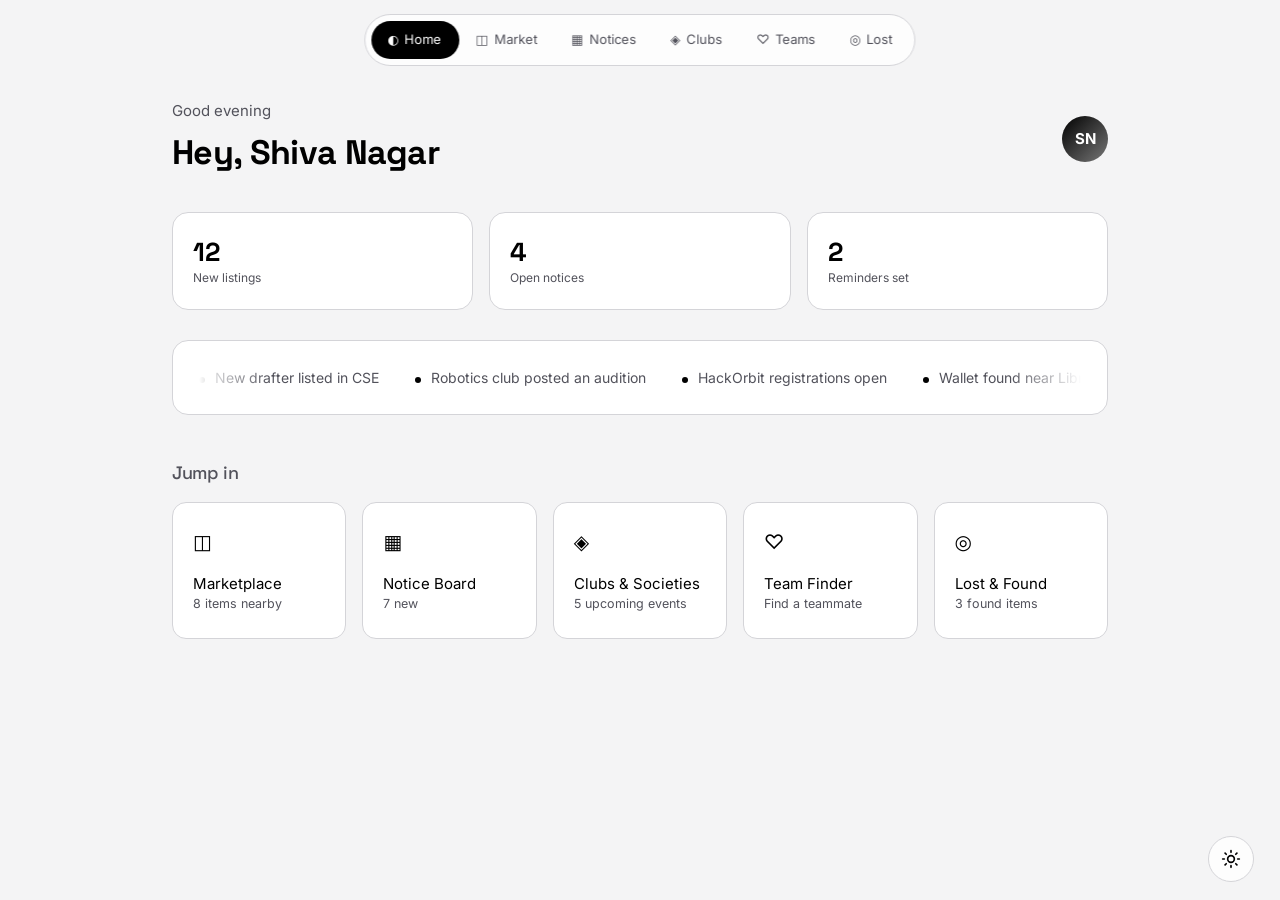
<file: index.html>
<!DOCTYPE html>
<html lang="en">

<head>
    <meta charset="utf-8">
    <meta name="viewport" content="width=device-width, initial-scale=1, viewport-fit=cover">
    <title>CampusOrbit</title>
    <link rel="icon" href="data:,">
    <link
        href="https://fonts.googleapis.com/css2?family=Space+Grotesk:wght@400;500;700&family=Inter:wght@400;500&display=swap"
        rel="stylesheet">
    <link rel="stylesheet" href="look.css">
</head>

<body>
    <div id="toast"></div>
    <main>
        <section class="view on" id="home"></section>
        <section class="view" id="market"></section>
        <section class="view" id="notices"></section>
        <section class="view" id="clubs"></section>
        <section class="view" id="team"></section>
        <section class="view" id="lost"></section>
    </main>
    <button id="theme" aria-label="Switch theme"><svg class="mn" width="20" height="20" viewBox="0 0 24 24" fill="none"
            stroke="currentColor" stroke-width="2" stroke-linecap="round">
            <path d="M21 12.8A9 9 0 1 1 11.2 3a7 7 0 0 0 9.8 9.8z" />
        </svg><svg class="sn" width="20" height="20" viewBox="0 0 24 24" fill="none" stroke="currentColor"
            stroke-width="2" stroke-linecap="round">
            <circle cx="12" cy="12" r="4" />
            <path
                d="M12 2v2M12 20v2M4.9 4.9l1.4 1.4M17.7 17.7l1.4 1.4M2 12h2M20 12h2M4.9 19.1l1.4-1.4M17.7 6.3l1.4-1.4" />
        </svg></button>
    <nav id="nav">
        <div id="ind"></div>
    </nav>
    <div class="ov" id="ov">
        <div class="card" id="mb"></div>
    </div>
    <script src="function.js"></script>
</body>

</html>
</file>
<file: look.css>
:root {
            --bg: #000;
            --s1: #121212;
            --s2: #2A2A2A;
            --bd: #1E1E1E;
            --bd2: #2e2e2e;
            --tx: #fff;
            --mu: #A1A1AA;
            --glass: rgba(18, 18, 18, .72);
            --inv: #fff;
            --invtx: #000;
            --in: #000;
            box-sizing: border-box;
            padding-top: env(safe-area-inset-top, 0px);
            padding-bottom: env(safe-area-inset-bottom, 0px)
        }

        html[data-theme="light"] {
            --bg: #f4f4f5;
            --s1: #fff;
            --s2: #e9e9ec;
            --bd: #e4e4e7;
            --bd2: #d4d4d8;
            --tx: #000;
            --mu: #52525b;
            --glass: rgba(255, 255, 255, .78);
            --inv: #000;
            --invtx: #fff;
            --in: #fafafa
        }

        body,
        .card,
        nav,
        .chip,
        .btn {
            transition: background .3s, color .3s, border-color .3s
        }

        html {
            scroll-padding-top: env(safe-area-inset-top, 0px);
            height: 100%
        }

        * {
            box-sizing: border-box;
            margin: 0
        }

        body {
            background: var(--bg);
            color: var(--tx);
            font: 15px/1.5 Inter, system-ui, sans-serif;
            min-height: 100%;
            -webkit-tap-highlight-color: transparent
        }

        h1,
        h2,
        h3,
        .d {
            font-family: 'Space Grotesk', Inter, system-ui, sans-serif;
            letter-spacing: -.02em
        }

        button,
        input,
        select {
            font: inherit;
            color: inherit
        }

        button {
            cursor: pointer;
            background: none;
            border: 0
        }

        :focus-visible {
            outline: 2px solid var(--tx);
            outline-offset: 2px
        }

        main {
            max-width: 980px;
            margin: 0 auto;
            padding: 100px 22px 110px
        }

        .view {
            display: none
        }

        .view.on {
            display: block;
            animation: in .25s ease
        }

        @keyframes in {
            from {
                opacity: 0;
                transform: translateY(6px)
            }
        }

        h2 {
            font-size: 28px;
            margin-bottom: 4px
        }

        .sub {
            color: var(--mu);
            margin-bottom: 24px
        }

        .card {
            background: var(--s1);
            border: 1px solid var(--bd2);
            border-radius: 16px
        }

        .row {
            display: flex;
            gap: 8px;
            flex-wrap: wrap;
            align-items: center
        }

        .chip {
            padding: 6px 13px;
            border: 1px solid var(--bd2);
            border-radius: 99px;
            color: var(--mu);
            font-size: 13px;
            transition: .2s
        }

        .chip.on {
            background: var(--inv);
            color: var(--invtx);
            border-color: var(--inv)
        }

        .btn {
            padding: 9px 16px;
            border-radius: 10px;
            background: var(--inv);
            color: var(--invtx);
            font-weight: 500;
            font-size: 14px;
            transition: .15s
        }

        .btn:active {
            transform: scale(.97)
        }

        .btn.g {
            background: transparent;
            color: var(--tx);
            border: 1px solid var(--bd2)
        }

        .btn.g.on {
            background: var(--s2)
        }

        .tag {
            font-size: 11px;
            padding: 2px 9px;
            border-radius: 99px;
            border: 1px solid var(--bd2);
            color: var(--mu)
        }

        .av {
            width: 46px;
            height: 46px;
            border-radius: 50%;
            background: linear-gradient(135deg, var(--inv), #777);
            color: var(--invtx);
            display: grid;
            place-items: center;
            font-weight: 700
        }

        /* nav */
        nav {
            position: fixed;
            left: 50%;
            top: calc(14px + env(safe-area-inset-top, 0px));
            transform: translateX(-50%);
            z-index: 20;
            display: flex;
            padding: 6px;
            gap: 2px;
            background: var(--glass);
            backdrop-filter: blur(16px);
            -webkit-backdrop-filter: blur(16px);
            border: 1px solid var(--bd2);
            border-radius: 99px;
            max-width: calc(100% - 16px)
        }

        nav button {
            position: relative;
            z-index: 1;
            padding: 9px 13px;
            border-radius: 99px;
            color: var(--mu);
            display: flex;
            gap: 6px;
            align-items: center;
            font-size: 13px;
            transition: color .2s
        }

        nav button.on {
            color: var(--invtx)
        }

        nav button span:last-child {
            display: none
        }

        nav button.on span:last-child {
            display: inline
        }

        #ind {
            position: absolute;
            top: 6px;
            bottom: 6px;
            left: 0;
            background: var(--inv);
            border-radius: 99px;
            transition: transform .4s cubic-bezier(.34, 1.3, .5, 1), width .4s cubic-bezier(.34, 1.3, .5, 1)
        }

        @media(min-width:760px) {
            nav button span:last-child {
                display: inline
            }

            nav button {
                padding: 9px 16px
            }
        }

        #theme {
            position: fixed;
            right: 16px;
            bottom: calc(18px + env(safe-area-inset-bottom, 0px));
            z-index: 21;
            width: 46px;
            height: 46px;
            border-radius: 50%;
            background: var(--glass);
            backdrop-filter: blur(16px);
            -webkit-backdrop-filter: blur(16px);
            border: 1px solid var(--bd2);
            display: grid;
            place-items: center;
            color: var(--tx);
            transition: transform .3s
        }

        #theme:hover {
            transform: rotate(25deg)
        }

        #theme .sn {
            display: none
        }

        html[data-theme="light"] #theme .sn {
            display: block
        }

        html[data-theme="light"] #theme .mn {
            display: none
        }

        @media(min-width:760px) {
            #theme {
                bottom: calc(18px + env(safe-area-inset-bottom, 0px));
                right: 26px
            }
        }

        /* home */
        .stats {
            display: grid;
            grid-template-columns: repeat(3, 1fr);
            gap: 16px;
            margin: 34px 0 30px
        }

        .stat {
            padding: 22px 20px
        }

        .stat b {
            font: 700 26px 'Space Grotesk'
        }

        .stat div {
            color: var(--mu);
            font-size: 12px
        }

        .tick {
            overflow: hidden;
            padding: 18px 0;
            mask-image: linear-gradient(90deg, transparent, #000 8%, #000 92%, transparent)
        }

        .tick div {
            display: flex;
            gap: 36px;
            width: max-content;
            animation: mq 32s linear infinite
        }

        .tick span {
            white-space: nowrap;
            color: var(--mu);
            font-size: 14px
        }

        .tick span:before {
            content: "";
            display: inline-block;
            width: 6px;
            height: 6px;
            border-radius: 50%;
            background: var(--tx);
            margin-right: 10px
        }

        @keyframes mq {
            to {
                transform: translateX(-50%)
            }
        }

        .quick {
            display: grid;
            grid-template-columns: repeat(auto-fit, minmax(150px, 1fr));
            gap: 16px;
            margin-top: 16px
        }

        .quick button {
            padding: 24px 20px;
            text-align: left;
            border: 1px solid var(--bd2);
            border-radius: 14px;
            background: var(--s1);
            transition: .2s
        }

        .quick button:hover {
            border-color: #666
        }

        .quick small {
            display: block;
            color: var(--mu)
        }

        /* market */
        .grid {
            display: grid;
            grid-template-columns: repeat(auto-fill, minmax(210px, 1fr));
            gap: 14px;
            margin-top: 16px
        }

        .item .ph {
            height: 130px;
            border-radius: 16px 16px 0 0;
            display: grid;
            place-items: center;
            font-size: 48px;
            background: linear-gradient(135deg, var(--s2), var(--bg))
        }

        .item .bd {
            padding: 14px
        }

        .price {
            font: 700 20px 'Space Grotesk'
        }

        /* notices */
        .bento {
            display: grid;
            grid-template-columns: repeat(4, 1fr);
            grid-auto-rows: 118px;
            grid-auto-flow: dense;
            gap: 14px
        }

        .nt {
            padding: 16px;
            display: flex;
            flex-direction: column;
            justify-content: space-between;
            text-align: left;
            border: 1px solid var(--bd2);
            border-radius: 18px;
            background: var(--s1);
            transition: .25s
        }

        .nt:hover {
            background: var(--s2);
            transform: translateY(-3px)
        }

        .nt h3 {
            font-size: 22px;
            line-height: 1.05
        }

        .nt.w {
            grid-column: span 2
        }

        .nt.t {
            grid-row: span 2
        }

        .nt.big {
            grid-column: span 2;
            grid-row: span 2
        }

        .nt.big h3 {
            font-size: 36px
        }

        .nt.inv {
            background: var(--inv);
            color: var(--invtx)
        }

        .nt.inv .tag {
            border-color: currentColor;
            color: inherit;
            opacity: .7
        }

        .nt.w h3,
        .nt.t h3 {
            font-size: 27px
        }

        @media(max-width:620px) {
            .bento {
                grid-template-columns: repeat(2, 1fr)
            }
        }

        /* clubs */
        .cal {
            display: grid;
            grid-template-columns: repeat(7, 1fr);
            gap: 6px;
            margin-bottom: 16px
        }

        .cal button {
            padding: 8px 0;
            border: 1px solid var(--bd2);
            border-radius: 12px;
            text-align: center;
            color: var(--mu);
            font-size: 12px;
            position: relative
        }

        .cal button b {
            display: block;
            font: 700 18px 'Space Grotesk';
            color: var(--tx)
        }

        .cal button.on {
            background: var(--inv);
            color: var(--invtx)
        }

        .cal button.on b {
            color: var(--invtx)
        }

        .cal i {
            position: absolute;
            bottom: 4px;
            left: 50%;
            width: 4px;
            height: 4px;
            margin-left: -2px;
            border-radius: 50%;
            background: currentColor
        }

        .ev {
            padding: 16px;
            display: flex;
            gap: 14px;
            align-items: center;
            justify-content: space-between;
            margin-bottom: 10px
        }

        .dt {
            min-width: 52px;
            text-align: center;
            padding: 6px;
            border: 1px solid var(--bd2);
            border-radius: 12px
        }

        .dt b {
            display: block;
            font: 700 20px 'Space Grotesk'
        }

        .dt small {
            color: var(--mu)
        }

        /* swipe */
        .deck {
            position: relative;
            height: 500px;
            max-width: 360px;
            margin: 6px auto 26px;
            touch-action: pan-y
        }

        .sw {
            position: absolute;
            inset: 0;
            border-radius: 28px;
            overflow: hidden;
            cursor: grab;
            user-select: none;
            border: 1px solid var(--bd2);
            background: var(--s1);
            transition: transform .35s, opacity .35s;
            box-shadow: 0 20px 50px rgba(0, 0, 0, .35)
        }

        .sw.nx {
            transform: scale(.94) translateY(14px);
            opacity: .55;
            pointer-events: none;
            box-shadow: none
        }

        .sw img {
            width: 100%;
            height: 100%;
            object-fit: cover;
            display: block;
            pointer-events: none;
            -webkit-user-drag: none
        }

        .sw .info {
            position: absolute;
            left: 12px;
            right: 12px;
            bottom: 12px;
            padding: 18px;
            border-radius: 26px 26px 28px 28px;
            background: var(--glass);
            backdrop-filter: blur(18px);
            -webkit-backdrop-filter: blur(18px);
            border: 1px solid var(--bd2);
            display: flex;
            flex-direction: column;
            gap: 12px;
            color: var(--tx)
        }

        .sw .info h2 {
            font-size: 25px;
            margin: 0
        }

        .sw .meta {
            color: var(--mu);
            font-size: 13px
        }

        .sw .st {
            position: absolute;
            top: 22px;
            padding: 6px 14px;
            border: 2px solid #fff;
            color: #fff;
            background: rgba(0, 0, 0, .4);
            border-radius: 10px;
            font: 700 16px 'Space Grotesk';
            opacity: 0;
            z-index: 2
        }

        .sw .st.l {
            right: 18px;
            transform: rotate(10deg)
        }

        .sw .st.r {
            left: 18px;
            transform: rotate(-10deg)
        }

        .acts {
            display: flex;
            justify-content: center;
            align-items: flex-start;
            gap: 44px
        }

        .acts div {
            display: flex;
            flex-direction: column;
            align-items: center;
            gap: 8px;
            color: var(--mu);
            font-size: 12px
        }

        .acts button {
            width: 64px;
            height: 64px;
            border-radius: 50%;
            border: 1px solid var(--bd2);
            background: var(--s1);
            color: var(--tx);
            display: grid;
            place-items: center;
            transition: transform .15s
        }

        .acts button:active {
            transform: scale(.92)
        }

        .acts .y {
            background: var(--inv);
            color: var(--invtx);
            border-color: var(--inv)
        }

        /* lost */
        .seg {
            display: inline-flex;
            padding: 4px;
            border: 1px solid var(--bd2);
            border-radius: 99px;
            margin-bottom: 16px
        }

        .seg button {
            padding: 8px 18px;
            border-radius: 99px;
            color: var(--mu)
        }

        .seg button.on {
            background: var(--inv);
            color: var(--invtx)
        }

        .blur {
            filter: blur(6px);
            user-select: none
        }

        input,
        select {
            width: 100%;
            padding: 11px 13px;
            background: var(--in);
            border: 1px solid var(--bd2);
            border-radius: 10px;
            margin: 6px 0 12px
        }

        label {
            font-size: 13px;
            color: var(--mu)
        }

        .pbox {
            display: flex;
            gap: 12px;
            align-items: center;
            padding: 12px;
            border: 1px dashed var(--bd2);
            border-radius: 14px;
            margin: 6px 0 12px;
            color: var(--mu);
            font-size: 13px
        }

        .pbox img {
            width: 84px;
            height: 84px;
            object-fit: cover;
            border-radius: 12px;
            flex: none
        }

        /* modal / toast */
        .ov {
            position: fixed;
            inset: 0;
            z-index: 40;
            background: rgba(0, 0, 0, .7);
            backdrop-filter: blur(6px);
            display: none;
            align-items: flex-end;
            justify-content: center;
            padding: 16px
        }

        .ov.on {
            display: flex
        }

        .ov>div {
            width: 100%;
            max-width: 520px;
            max-height: 85%;
            overflow: auto;
            padding: 24px;
            animation: pop .3s cubic-bezier(.34, 1.3, .5, 1)
        }

        @keyframes pop {
            from {
                transform: translateY(30px) scale(.97);
                opacity: 0
            }
        }

        @media(min-width:620px) {
            .ov {
                align-items: center
            }
        }

        #toast {
            position: fixed;
            bottom: calc(76px + env(safe-area-inset-bottom, 0px));
            left: 50%;
            transform: translate(-50%, 160px);
            z-index: 60;
            background: var(--inv);
            color: var(--invtx);
            padding: 10px 18px;
            border-radius: 99px;
            font-weight: 500;
            transition: .35s
        }

        #toast.on {
            transform: translate(-50%, 0)
        }

        @media(prefers-reduced-motion:reduce) {
            * {
                animation: none !important;
                transition: none !important
            }
        }
</file>
<file: CampusOrbit V4.css>
:root {
            --bg: #000;
            --s1: #121212;
            --s2: #2A2A2A;
            --bd: #1E1E1E;
            --bd2: #2e2e2e;
            --tx: #fff;
            --mu: #A1A1AA;
            --glass: rgba(18, 18, 18, .72);
            --inv: #fff;
            --invtx: #000;
            --in: #000;
            box-sizing: border-box;
            padding-top: env(safe-area-inset-top, 0px);
            padding-bottom: env(safe-area-inset-bottom, 0px)
        }

        html[data-theme="light"] {
            --bg: #f4f4f5;
            --s1: #fff;
            --s2: #e9e9ec;
            --bd: #e4e4e7;
            --bd2: #d4d4d8;
            --tx: #000;
            --mu: #52525b;
            --glass: rgba(255, 255, 255, .78);
            --inv: #000;
            --invtx: #fff;
            --in: #fafafa
        }

        body,
        .card,
        nav,
        .chip,
        .btn {
            transition: background .3s, color .3s, border-color .3s
        }

        html {
            scroll-padding-top: env(safe-area-inset-top, 0px);
            height: 100%
        }

        * {
            box-sizing: border-box;
            margin: 0
        }

        body {
            background: var(--bg);
            color: var(--tx);
            font: 15px/1.5 Inter, system-ui, sans-serif;
            min-height: 100%;
            -webkit-tap-highlight-color: transparent
        }

        h1,
        h2,
        h3,
        .d {
            font-family: 'Space Grotesk', Inter, system-ui, sans-serif;
            letter-spacing: -.02em
        }

        button,
        input,
        select {
            font: inherit;
            color: inherit
        }

        button {
            cursor: pointer;
            background: none;
            border: 0
        }

        :focus-visible {
            outline: 2px solid var(--tx);
            outline-offset: 2px
        }

        main {
            max-width: 980px;
            margin: 0 auto;
            padding: 100px 22px 110px
        }

        .view {
            display: none
        }

        .view.on {
            display: block;
            animation: in .25s ease
        }

        @keyframes in {
            from {
                opacity: 0;
                transform: translateY(6px)
            }
        }

        h2 {
            font-size: 28px;
            margin-bottom: 4px
        }

        .sub {
            color: var(--mu);
            margin-bottom: 24px
        }

        .card {
            background: var(--s1);
            border: 1px solid var(--bd2);
            border-radius: 16px
        }

        .row {
            display: flex;
            gap: 8px;
            flex-wrap: wrap;
            align-items: center
        }

        .chip {
            padding: 6px 13px;
            border: 1px solid var(--bd2);
            border-radius: 99px;
            color: var(--mu);
            font-size: 13px;
            transition: .2s
        }

        .chip.on {
            background: var(--inv);
            color: var(--invtx);
            border-color: var(--inv)
        }

        .btn {
            padding: 9px 16px;
            border-radius: 10px;
            background: var(--inv);
            color: var(--invtx);
            font-weight: 500;
            font-size: 14px;
            transition: .15s
        }

        .btn:active {
            transform: scale(.97)
        }

        .btn.g {
            background: transparent;
            color: var(--tx);
            border: 1px solid var(--bd2)
        }

        .btn.g.on {
            background: var(--s2)
        }

        .tag {
            font-size: 11px;
            padding: 2px 9px;
            border-radius: 99px;
            border: 1px solid var(--bd2);
            color: var(--mu)
        }

        .av {
            width: 46px;
            height: 46px;
            border-radius: 50%;
            background: linear-gradient(135deg, var(--inv), #777);
            color: var(--invtx);
            display: grid;
            place-items: center;
            font-weight: 700
        }

        /* nav */
        nav {
            position: fixed;
            left: 50%;
            top: calc(14px + env(safe-area-inset-top, 0px));
            transform: translateX(-50%);
            z-index: 20;
            display: flex;
            padding: 6px;
            gap: 2px;
            background: var(--glass);
            backdrop-filter: blur(16px);
            -webkit-backdrop-filter: blur(16px);
            border: 1px solid var(--bd2);
            border-radius: 99px;
            max-width: calc(100% - 16px)
        }

        nav button {
            position: relative;
            z-index: 1;
            padding: 9px 13px;
            border-radius: 99px;
            color: var(--mu);
            display: flex;
            gap: 6px;
            align-items: center;
            font-size: 13px;
            transition: color .2s
        }

        nav button.on {
            color: var(--invtx)
        }

        nav button span:last-child {
            display: none
        }

        nav button.on span:last-child {
            display: inline
        }

        #ind {
            position: absolute;
            top: 6px;
            bottom: 6px;
            left: 0;
            background: var(--inv);
            border-radius: 99px;
            transition: transform .4s cubic-bezier(.34, 1.3, .5, 1), width .4s cubic-bezier(.34, 1.3, .5, 1)
        }

        @media(min-width:760px) {
            nav button span:last-child {
                display: inline
            }

            nav button {
                padding: 9px 16px
            }
        }

        #theme {
            position: fixed;
            right: 16px;
            bottom: calc(18px + env(safe-area-inset-bottom, 0px));
            z-index: 21;
            width: 46px;
            height: 46px;
            border-radius: 50%;
            background: var(--glass);
            backdrop-filter: blur(16px);
            -webkit-backdrop-filter: blur(16px);
            border: 1px solid var(--bd2);
            display: grid;
            place-items: center;
            color: var(--tx);
            transition: transform .3s
        }

        #theme:hover {
            transform: rotate(25deg)
        }

        #theme .sn {
            display: none
        }

        html[data-theme="light"] #theme .sn {
            display: block
        }

        html[data-theme="light"] #theme .mn {
            display: none
        }

        @media(min-width:760px) {
            #theme {
                bottom: calc(18px + env(safe-area-inset-bottom, 0px));
                right: 26px
            }
        }

        /* home */
        .stats {
            display: grid;
            grid-template-columns: repeat(3, 1fr);
            gap: 16px;
            margin: 34px 0 30px
        }

        .stat {
            padding: 22px 20px
        }

        .stat b {
            font: 700 26px 'Space Grotesk'
        }

        .stat div {
            color: var(--mu);
            font-size: 12px
        }

        .tick {
            overflow: hidden;
            padding: 18px 0;
            mask-image: linear-gradient(90deg, transparent, #000 8%, #000 92%, transparent)
        }

        .tick div {
            display: flex;
            gap: 36px;
            width: max-content;
            animation: mq 32s linear infinite
        }

        .tick span {
            white-space: nowrap;
            color: var(--mu);
            font-size: 14px
        }

        .tick span:before {
            content: "";
            display: inline-block;
            width: 6px;
            height: 6px;
            border-radius: 50%;
            background: var(--tx);
            margin-right: 10px
        }

        @keyframes mq {
            to {
                transform: translateX(-50%)
            }
        }

        .quick {
            display: grid;
            grid-template-columns: repeat(auto-fit, minmax(150px, 1fr));
            gap: 16px;
            margin-top: 16px
        }

        .quick button {
            padding: 24px 20px;
            text-align: left;
            border: 1px solid var(--bd2);
            border-radius: 14px;
            background: var(--s1);
            transition: .2s
        }

        .quick button:hover {
            border-color: #666
        }

        .quick small {
            display: block;
            color: var(--mu)
        }

        /* market */
        .grid {
            display: grid;
            grid-template-columns: repeat(auto-fill, minmax(210px, 1fr));
            gap: 14px;
            margin-top: 16px
        }

        .item .ph {
            height: 130px;
            border-radius: 16px 16px 0 0;
            display: grid;
            place-items: center;
            font-size: 48px;
            background: linear-gradient(135deg, var(--s2), var(--bg))
        }

        .item .bd {
            padding: 14px
        }

        .price {
            font: 700 20px 'Space Grotesk'
        }

        /* notices */
        .bento {
            display: grid;
            grid-template-columns: repeat(4, 1fr);
            grid-auto-rows: 118px;
            grid-auto-flow: dense;
            gap: 14px
        }

        .nt {
            padding: 16px;
            display: flex;
            flex-direction: column;
            justify-content: space-between;
            text-align: left;
            border: 1px solid var(--bd2);
            border-radius: 18px;
            background: var(--s1);
            transition: .25s
        }

        .nt:hover {
            background: var(--s2);
            transform: translateY(-3px)
        }

        .nt h3 {
            font-size: 22px;
            line-height: 1.05
        }

        .nt.w {
            grid-column: span 2
        }

        .nt.t {
            grid-row: span 2
        }

        .nt.big {
            grid-column: span 2;
            grid-row: span 2
        }

        .nt.big h3 {
            font-size: 36px
        }

        .nt.inv {
            background: var(--inv);
            color: var(--invtx)
        }

        .nt.inv .tag {
            border-color: currentColor;
            color: inherit;
            opacity: .7
        }

        .nt.w h3,
        .nt.t h3 {
            font-size: 27px
        }

        @media(max-width:620px) {
            .bento {
                grid-template-columns: repeat(2, 1fr)
            }
        }

        /* clubs */
        .cal {
            display: grid;
            grid-template-columns: repeat(7, 1fr);
            gap: 6px;
            margin-bottom: 16px
        }

        .cal button {
            padding: 8px 0;
            border: 1px solid var(--bd2);
            border-radius: 12px;
            text-align: center;
            color: var(--mu);
            font-size: 12px;
            position: relative
        }

        .cal button b {
            display: block;
            font: 700 18px 'Space Grotesk';
            color: var(--tx)
        }

        .cal button.on {
            background: var(--inv);
            color: var(--invtx)
        }

        .cal button.on b {
            color: var(--invtx)
        }

        .cal i {
            position: absolute;
            bottom: 4px;
            left: 50%;
            width: 4px;
            height: 4px;
            margin-left: -2px;
            border-radius: 50%;
            background: currentColor
        }

        .ev {
            padding: 16px;
            display: flex;
            gap: 14px;
            align-items: center;
            justify-content: space-between;
            margin-bottom: 10px
        }

        .dt {
            min-width: 52px;
            text-align: center;
            padding: 6px;
            border: 1px solid var(--bd2);
            border-radius: 12px
        }

        .dt b {
            display: block;
            font: 700 20px 'Space Grotesk'
        }

        .dt small {
            color: var(--mu)
        }

        /* swipe */
        .deck {
            position: relative;
            height: 500px;
            max-width: 360px;
            margin: 6px auto 26px;
            touch-action: pan-y
        }

        .sw {
            position: absolute;
            inset: 0;
            border-radius: 28px;
            overflow: hidden;
            cursor: grab;
            user-select: none;
            border: 1px solid var(--bd2);
            background: var(--s1);
            transition: transform .35s, opacity .35s;
            box-shadow: 0 20px 50px rgba(0, 0, 0, .35)
        }

        .sw.nx {
            transform: scale(.94) translateY(14px);
            opacity: .55;
            pointer-events: none;
            box-shadow: none
        }

        .sw img {
            width: 100%;
            height: 100%;
            object-fit: cover;
            display: block;
            pointer-events: none;
            -webkit-user-drag: none
        }

        .sw .info {
            position: absolute;
            left: 12px;
            right: 12px;
            bottom: 12px;
            padding: 18px;
            border-radius: 26px 26px 28px 28px;
            background: var(--glass);
            backdrop-filter: blur(18px);
            -webkit-backdrop-filter: blur(18px);
            border: 1px solid var(--bd2);
            display: flex;
            flex-direction: column;
            gap: 12px;
            color: var(--tx)
        }

        .sw .info h2 {
            font-size: 25px;
            margin: 0
        }

        .sw .meta {
            color: var(--mu);
            font-size: 13px
        }

        .sw .st {
            position: absolute;
            top: 22px;
            padding: 6px 14px;
            border: 2px solid #fff;
            color: #fff;
            background: rgba(0, 0, 0, .4);
            border-radius: 10px;
            font: 700 16px 'Space Grotesk';
            opacity: 0;
            z-index: 2
        }

        .sw .st.l {
            right: 18px;
            transform: rotate(10deg)
        }

        .sw .st.r {
            left: 18px;
            transform: rotate(-10deg)
        }

        .acts {
            display: flex;
            justify-content: center;
            align-items: flex-start;
            gap: 44px
        }

        .acts div {
            display: flex;
            flex-direction: column;
            align-items: center;
            gap: 8px;
            color: var(--mu);
            font-size: 12px
        }

        .acts button {
            width: 64px;
            height: 64px;
            border-radius: 50%;
            border: 1px solid var(--bd2);
            background: var(--s1);
            color: var(--tx);
            display: grid;
            place-items: center;
            transition: transform .15s
        }

        .acts button:active {
            transform: scale(.92)
        }

        .acts .y {
            background: var(--inv);
            color: var(--invtx);
            border-color: var(--inv)
        }

        /* lost */
        .seg {
            display: inline-flex;
            padding: 4px;
            border: 1px solid var(--bd2);
            border-radius: 99px;
            margin-bottom: 16px
        }

        .seg button {
            padding: 8px 18px;
            border-radius: 99px;
            color: var(--mu)
        }

        .seg button.on {
            background: var(--inv);
            color: var(--invtx)
        }

        .blur {
            filter: blur(6px);
            user-select: none
        }

        input,
        select {
            width: 100%;
            padding: 11px 13px;
            background: var(--in);
            border: 1px solid var(--bd2);
            border-radius: 10px;
            margin: 6px 0 12px
        }

        label {
            font-size: 13px;
            color: var(--mu)
        }

        .pbox {
            display: flex;
            gap: 12px;
            align-items: center;
            padding: 12px;
            border: 1px dashed var(--bd2);
            border-radius: 14px;
            margin: 6px 0 12px;
            color: var(--mu);
            font-size: 13px
        }

        .pbox img {
            width: 84px;
            height: 84px;
            object-fit: cover;
            border-radius: 12px;
            flex: none
        }

        /* modal / toast */
        .ov {
            position: fixed;
            inset: 0;
            z-index: 40;
            background: rgba(0, 0, 0, .7);
            backdrop-filter: blur(6px);
            display: none;
            align-items: flex-end;
            justify-content: center;
            padding: 16px
        }

        .ov.on {
            display: flex
        }

        .ov>div {
            width: 100%;
            max-width: 520px;
            max-height: 85%;
            overflow: auto;
            padding: 24px;
            animation: pop .3s cubic-bezier(.34, 1.3, .5, 1)
        }

        @keyframes pop {
            from {
                transform: translateY(30px) scale(.97);
                opacity: 0
            }
        }

        @media(min-width:620px) {
            .ov {
                align-items: center
            }
        }

        #toast {
            position: fixed;
            bottom: calc(76px + env(safe-area-inset-bottom, 0px));
            left: 50%;
            transform: translate(-50%, 160px);
            z-index: 60;
            background: var(--inv);
            color: var(--invtx);
            padding: 10px 18px;
            border-radius: 99px;
            font-weight: 500;
            transition: .35s
        }

        #toast.on {
            transform: translate(-50%, 0)
        }

        @media(prefers-reduced-motion:reduce) {
            * {
                animation: none !important;
                transition: none !important
            }
        }
</file>
